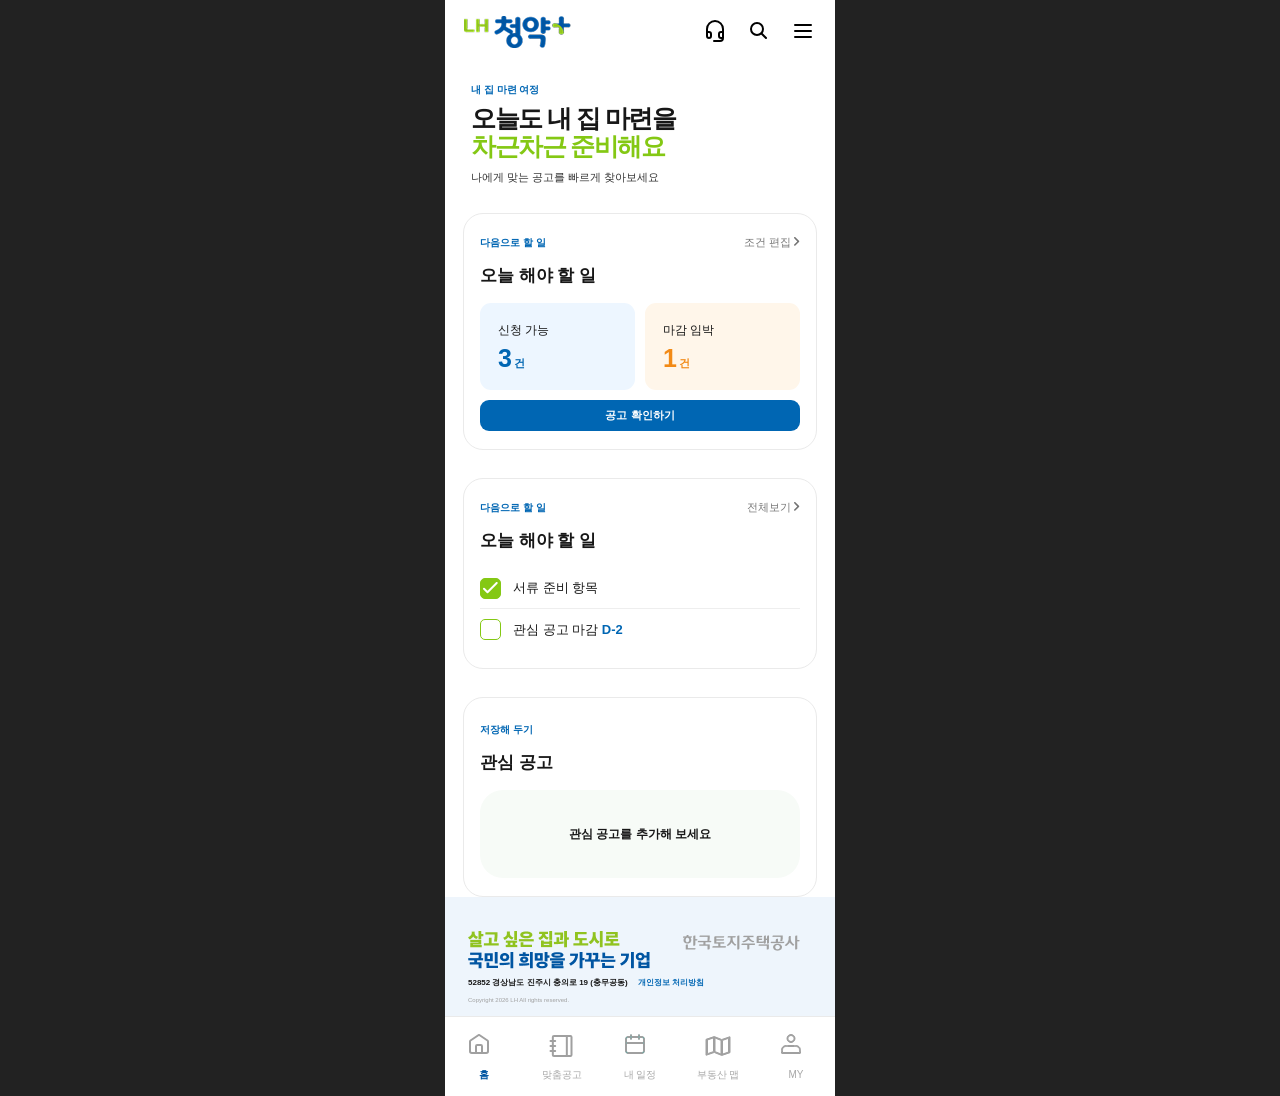
<file: index.html>
<!DOCTYPE html>
<html lang="ko">
<head>
    <meta charset="UTF-8">
    <meta name="viewport" content="width=device-width, initial-scale=1.0">
    <title>LH 청약+ - 홈</title>
    <link rel="stylesheet" href="./css/common.css">
    <link rel="stylesheet" href="./css/header.css">
    <link rel="stylesheet" href="./css/footer.css">
    <link rel="stylesheet" href="./css/style.css">
</head>
<body>
<div class="mobile-app">
    <div id="header">
        
<header class="app-header">
    <a href="index.html" class="header-home-link" aria-label="홈으로 이동">
        <!-- 로고 이미지 자리 -->
        <span class="media-slot logo-slot"></span>
    </a>
    <div class="header-icons">
        <button type="button" class="header-icon-button" aria-label="상담">
            <!-- 상담 아이콘 이미지 자리 -->
            <span class="media-slot icon-slot"></span>
        </button>
        <button type="button" class="header-icon-button" aria-label="검색">
            <!-- 검색 아이콘 이미지 자리 -->
            <span class="media-slot icon-slot"></span>
        </button>
        <button type="button" class="header-icon-button" id="quick-menu-open" aria-label="메뉴 열기">
            <!-- 햄버거 메뉴 이미지 자리 -->
            <span class="media-slot icon-slot"></span>
        </button>
    </div>
</header>
    </div>

    <main class="page-main home-content">
        <section class="home-hero">
            <span class="eyebrow">내 집 마련 여정</span>
            <h1>오늘도 내 집 마련을<br><span>차근차근 준비해요</span></h1>
            <p>나에게 맞는 공고를 빠르게 찾아보세요</p>
        </section>

        <section class="card home-card">
            <div class="home-card-head">
                <span class="eyebrow">다음으로 할 일</span>
                <a href="custom-conditions.html">조건 편집 <img src="./images/icon/arrow-gray-right.svg" alt=""></a>
            </div>
            <h2>오늘 해야 할 일</h2>
            <div class="home-stats">
                <div class="home-stat">
                    <span class="label">신청 가능</span>
                    <strong>3<small>건</small></strong>
                </div>
                <div class="home-stat orange">
                    <span class="label">마감 임박</span>
                    <strong>1<small>건</small></strong>
                </div>
            </div>
            <a href="custom-list.html" class="primary-button">공고 확인하기</a>
        </section>

        <section class="card home-card">
            <div class="home-card-head">
                <span class="eyebrow">다음으로 할 일</span>
                <a href="schedule.html">전체보기 <img src="./images/icon/arrow-gray-right.svg" alt=""></a>
            </div>
            <h2>오늘 해야 할 일</h2>
            <div class="todo-list">
                <div class="todo-row">
                    <!-- 체크 아이콘 변경 필요 -->
                    <button type="button" class="check-button checked"><img src="./images/icon/check.svg" alt=""></button>
                    <span>서류 준비 항목</span>
                </div>
                <div class="todo-row">
                    <button type="button" class="check-button"><img src="./images/icon/check.svg" alt=""></button>
                    <span>관심 공고 마감 <strong style="color:#0066B3;">D-2</strong></span>
                </div>
            </div>
        </section>

        <section class="card home-card">
            <span class="eyebrow">저장해 두기</span>
            <h2>관심 공고</h2>
            <div class="interest-empty">관심 공고를 추가해 보세요</div>
        </section>
    </main>

    <div id="footer"></div>

    <div class="modal-overlay" id="quick-menu">
        <div class="bottom-sheet">
            <div class="drag-handle"></div>
            <div class="sheet-header">
                <div>
                    <span class="eyebrow">빠른 메뉴</span>
                    <h2>무엇을 도와드릴까요?</h2>
                </div>
                <button type="button" class="sheet-close" data-modal-close>×</button>
            </div>

            <div class="quick-grid">
                <a href="custom-conditions.html" class="quick-card">
                    <span class="media-slot quick-icon-slot"></span>
                    <strong>맞춤 조건 설정</strong>
                    <p>내 조건에 맞는 공고</p>
                </a>
                <a href="schedule.html" class="quick-card">
                    <span class="media-slot quick-icon-slot"></span>
                    <strong>청약 일정</strong>
                    <p>내 일정 한눈에 보기</p>
                </a>
                <a href="document-checklist.html" class="quick-card">
                    <span class="media-slot quick-icon-slot"></span>
                    <strong>청약 가이드</strong>
                    <p>처음이라면 읽어보세요</p>
                </a>
                <div class="quick-card">
                    <span class="media-slot quick-icon-slot"></span>
                    <strong>도움말</strong>
                    <p>궁금한 점을 찾아보기</p>
                </div>
            </div>
        </div>
    </div>
</div>

    <script src="./js/app.js"></script>
    <script src="./js/header.js"></script>
    <script src="./js/footer.js"></script>

</body>
</html>
</file>
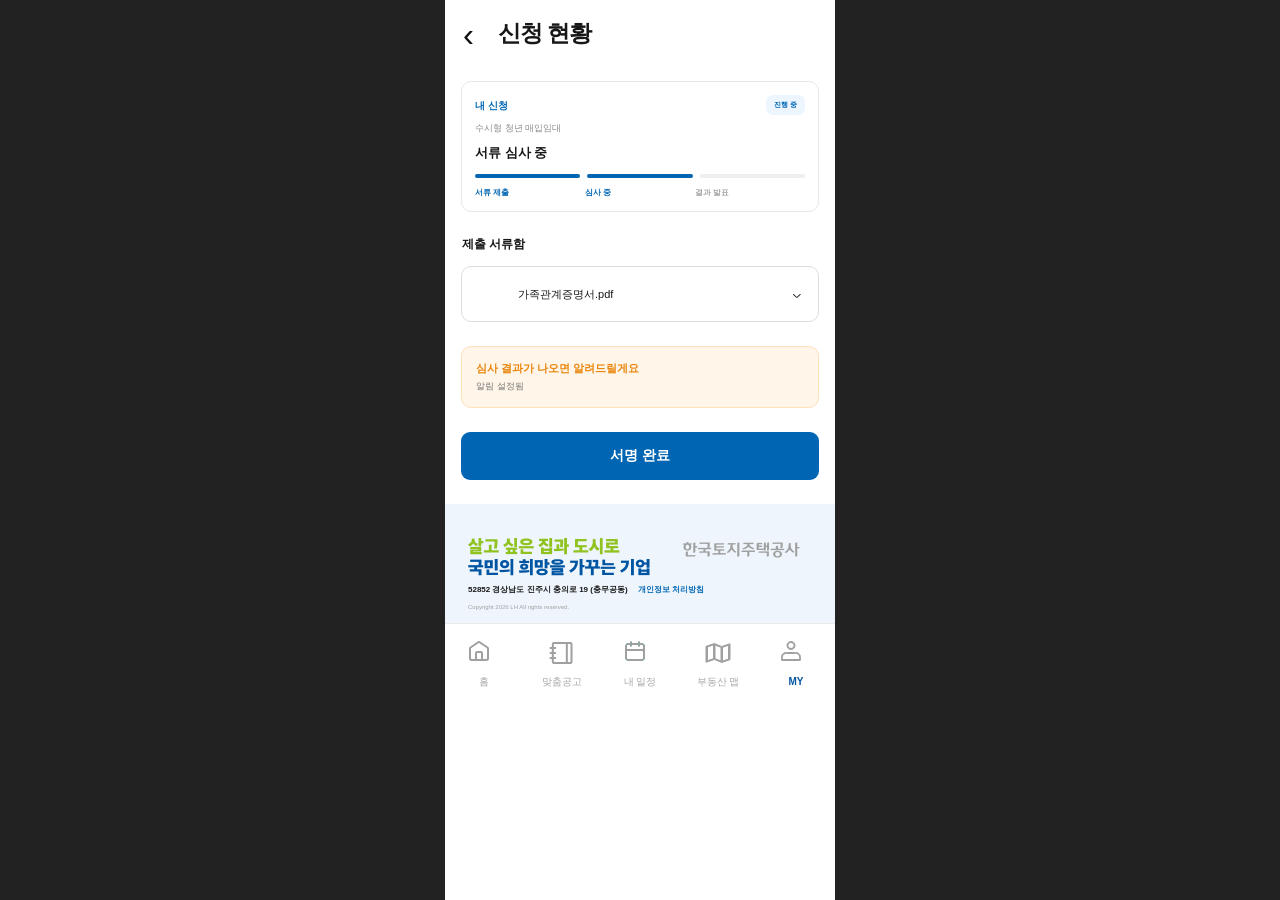
<file: application-status.html>
<!DOCTYPE html>
<html lang="ko">
<head>
    <meta charset="UTF-8">
    <meta name="viewport" content="width=device-width, initial-scale=1.0">
    <title>신청 현황</title>
    <link rel="stylesheet" href="./css/common.css">
    <link rel="stylesheet" href="./css/header.css">
    <link rel="stylesheet" href="./css/footer.css">
    <link rel="stylesheet" href="./css/style.css">
</head>
<body>
<div class="mobile-app">
    <header class="page-title-header">
        <a href="index.html" class="back-button">‹</a>
        <h1>신청 현황</h1>
    </header>

    <main>
        <section class="application-card">
            <span class="eyebrow">내 신청</span>
            <span class="status-badge" style="float:right;min-height:20px;font-size:7px;">진행 중</span>
            <p class="application-sub">수시형 청년 매입임대</p>
            <h2>서류 심사 중</h2>

            <div class="application-stepbar">
                <span class="done"></span>
                <span class="done"></span>
                <span></span>
            </div>

            <div class="application-stepnames">
                <span class="active">서류 제출</span>
                <span class="active">심사 중</span>
                <span>결과 발표</span>
            </div>
        </section>

        <h2 class="file-title">제출 서류함</h2>

        <div class="file-box">
            <span class="media-slot icon-slot"></span>
            가족관계증명서.pdf
            <span class="download"><img src="./images/icon/down-arrow.svg" alt=""></span>
        </div>

        <div class="application-alert">
            <strong>심사 결과가 나오면 알려드릴게요</strong>
            <small>알림 설정됨</small>
        </div>

        <div style="padding:0 16px 24px;">
            <a href="signature-request.html" class="primary-button">서명 완료</a>
        </div>
    </main>

    <div id="footer"></div>
</div>

    <script src="./js/app.js"></script>
    <script src="./js/header.js"></script>
    <script src="./js/footer.js"></script>

</body>
</html>
</file>
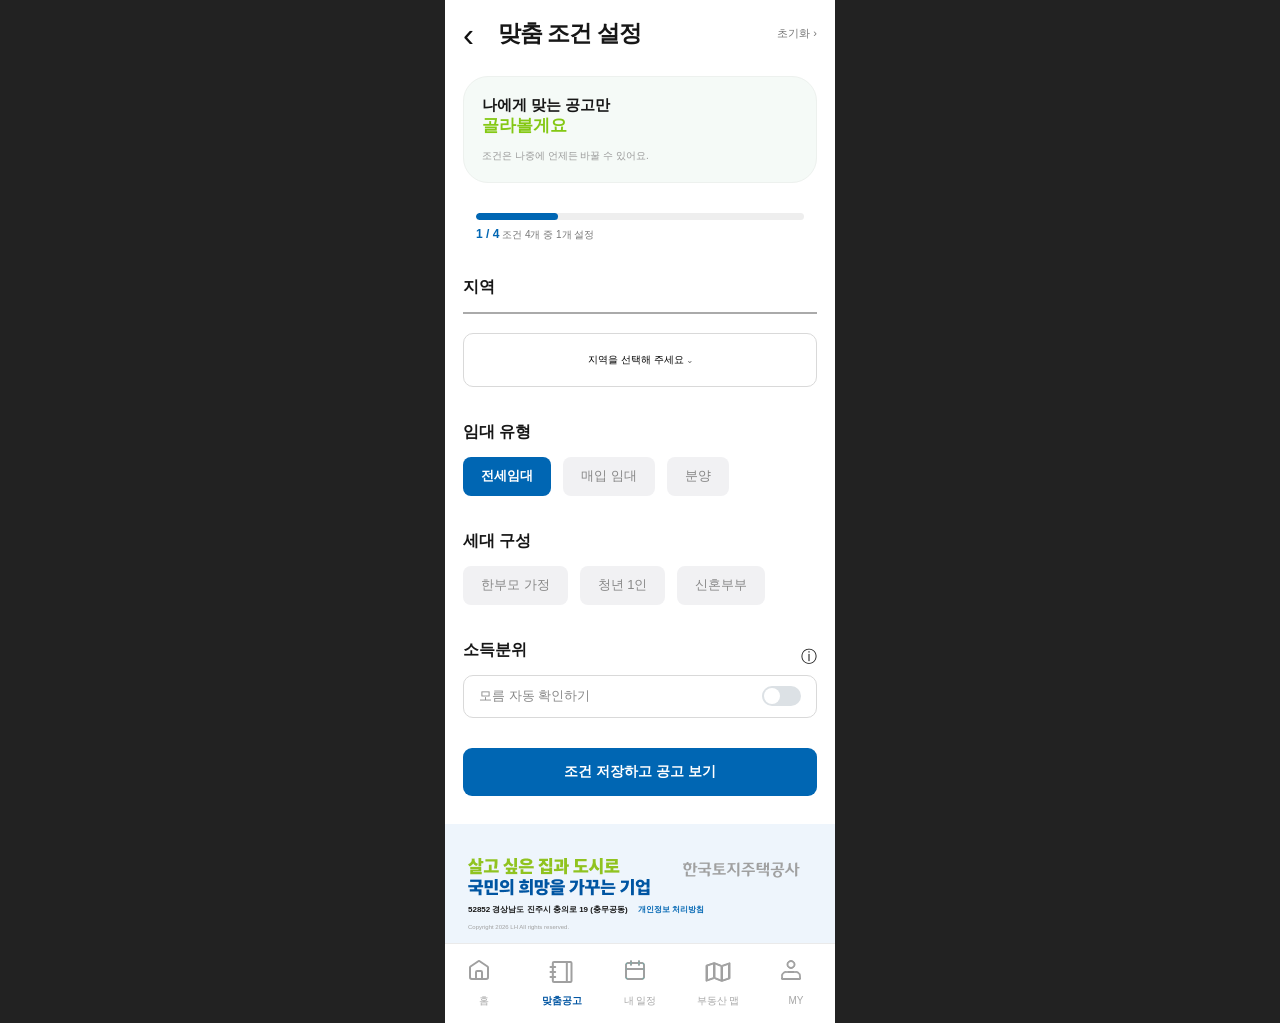
<file: custom-conditions.html>
<!DOCTYPE html>
<html lang="ko">
<head>
    <meta charset="UTF-8">
    <meta name="viewport" content="width=device-width, initial-scale=1.0">
    <title>맞춤 조건 설정</title>
    <link rel="stylesheet" href="./css/common.css">
    <link rel="stylesheet" href="./css/header.css">
    <link rel="stylesheet" href="./css/footer.css">
    <link rel="stylesheet" href="./css/style.css">
</head>
<body>
<div class="mobile-app">
    <header class="page-title-header">
        <a href="index.html" class="back-button">‹</a>
        <h1>맞춤 조건 설정</h1>
        <button type="button" class="header-side text-button" id="reset-button">초기화 ›</button>
    </header>

    <main class="conditions-content">
        <section class="conditions-intro">
            <p>나에게 맞는 공고만<br><strong>골라볼게요</strong></p>
            <small>조건은 나중에 언제든 바꿀 수 있어요.</small>
        </section>

        <div class="progress-wrap">
            <div class="progress-track">
                <div class="progress-fill" id="condition-progress-fill"></div>
            </div>
            <div class="progress-text">
                <strong id="progress-number">1 / 4</strong>
                <span id="progress-description">조건 4개 중 1개 설정</span>
            </div>
        </div>

        <section class="condition-section">
            <h2>지역</h2>
            <div class="condition-line"></div>
            <button type="button" class="region-select" id="region-select">
                <span id="selected-region">지역을 선택해 주세요</span>
                <span>⌄</span>
            </button>
        </section>

        <section class="condition-section">
            <h2>임대 유형</h2>
            <div class="chip-group" id="rent-type-group">
                <button type="button" class="chip active">전세임대</button>
                <button type="button" class="chip">매입 임대</button>
                <button type="button" class="chip">분양</button>
            </div>
        </section>

        <section class="condition-section">
            <h2>세대 구성</h2>
            <div class="chip-group" id="household-group">
                <button type="button" class="chip">한부모 가정</button>
                <button type="button" class="chip">청년 1인</button>
                <button type="button" class="chip">신혼부부</button>
            </div>
        </section>

        <section class="condition-section">
            <div class="income-title">
                <h2>소득분위</h2>
                <span>ⓘ</span>
            </div>
            <div class="income-row">
                <span>모름 자동 확인하기</span>
                <button type="button" class="toggle" id="income-toggle" aria-pressed="false"></button>
            </div>
        </section>

        <a href="custom-list.html" class="primary-button" style="margin-top:30px;">조건 저장하고 공고 보기</a>
    </main>

    <div id="footer"></div>

    <div class="modal-overlay" id="region-modal">
        <div class="bottom-sheet">
            <div class="drag-handle"></div>
            <div class="sheet-header">
                <div>
                    <span class="eyebrow">지역 선택</span>
                    <h2>어디의 공고를 볼까요?</h2>
                </div>
                <button type="button" class="sheet-close" data-modal-close>×</button>
            </div>

            <div class="region-list">
                <button type="button" class="region-option" data-region="전국"><span class="media-slot icon-slot"></span>전국</button>
                <button type="button" class="region-option" data-region="서울특별시"><span class="media-slot icon-slot"></span>서울특별시</button>
                <button type="button" class="region-option" data-region="경기도"><span class="media-slot icon-slot"></span>경기도</button>
                <button type="button" class="region-option" data-region="인천광역시"><span class="media-slot icon-slot"></span>인천광역시</button>
                <button type="button" class="region-option" data-region="부산광역시"><span class="media-slot icon-slot"></span>부산광역시</button>
            </div>
        </div>
    </div>
</div>

    <script src="./js/app.js"></script>
    <script src="./js/header.js"></script>
    <script src="./js/footer.js"></script>

</body>
</html>
</file>
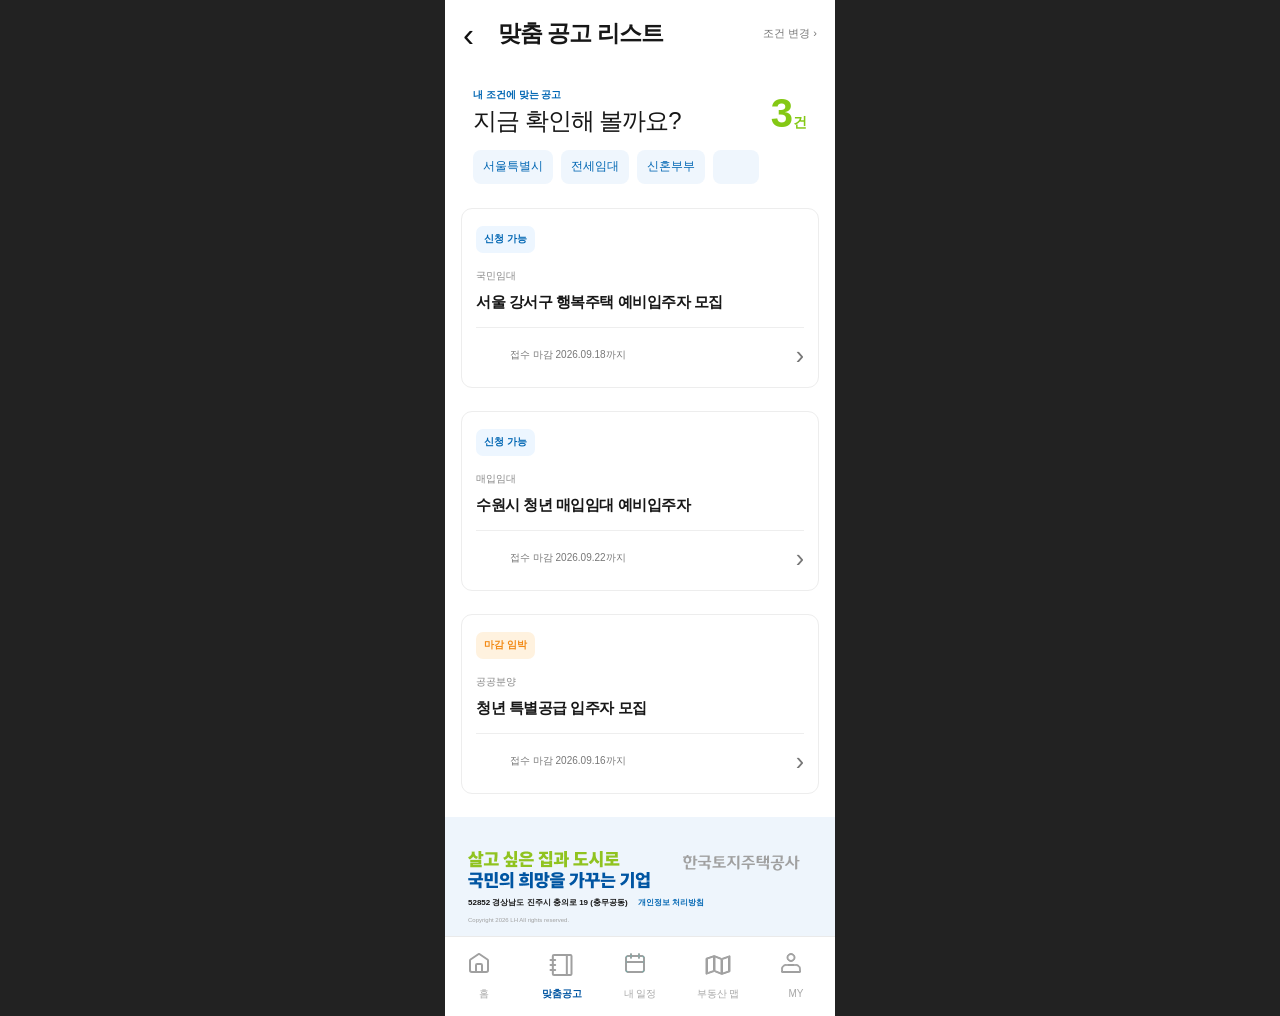
<file: custom-list.html>
<!DOCTYPE html>
<html lang="ko">
<head>
    <meta charset="UTF-8">
    <meta name="viewport" content="width=device-width, initial-scale=1.0">
    <title>맞춤 공고 리스트</title>
    <link rel="stylesheet" href="./css/common.css">
    <link rel="stylesheet" href="./css/header.css">
    <link rel="stylesheet" href="./css/footer.css">
    <link rel="stylesheet" href="./css/style.css">
</head>
<body>
<div class="mobile-app">
    <header class="page-title-header">
        <a href="index.html" class="back-button">‹</a>
        <h1>맞춤 공고 리스트</h1>
        <a href="custom-conditions.html" class="header-side">조건 변경 ›</a>
    </header>

    <section class="notice-list-top">
        <div class="notice-summary">
            <div>
                <span class="eyebrow">내 조건에 맞는 공고</span>
                <h2>지금 확인해 볼까요?</h2>
            </div>
            <div class="notice-count">3<small>건</small></div>
        </div>

        <div class="filter-row">
            <button class="filter-chip">서울특별시</button>
            <button class="filter-chip">전세임대</button>
            <button class="filter-chip">신혼부부</button>
            <button class="filter-chip"><span class="media-slot icon-slot"></span></button>
        </div>
    </section>

    <main class="notice-list">
        <a href="notice-detail.html">
            <article class="notice-card">
                <div class="notice-card-head">
                    <span class="status-badge">신청 가능</span>
                    <button type="button" class="bookmark-button" aria-pressed="false">
                        <span class="media-slot icon-slot"></span>
                    </button>
                </div>
                <p class="notice-type">국민임대</p>
                <h3>서울 강서구 행복주택 예비입주자 모집</h3>
                <div class="notice-card-footer">
                    <span class="media-slot icon-slot"></span>
                    접수 마감 2026.09.18까지
                    <span class="right-arrow">›</span>
                </div>
            </article>
        </a>

        <a href="notice-detail.html">
            <article class="notice-card">
                <div class="notice-card-head">
                    <span class="status-badge">신청 가능</span>
                    <button type="button" class="bookmark-button" aria-pressed="false">
                        <span class="media-slot icon-slot"></span>
                    </button>
                </div>
                <p class="notice-type">매입임대</p>
                <h3>수원시 청년 매입임대 예비입주자</h3>
                <div class="notice-card-footer">
                    <span class="media-slot icon-slot"></span>
                    접수 마감 2026.09.22까지
                    <span class="right-arrow">›</span>
                </div>
            </article>
        </a>

        <a href="notice-detail.html">
            <article class="notice-card">
                <div class="notice-card-head">
                    <span class="status-badge warning">마감 임박</span>
                    <button type="button" class="bookmark-button" aria-pressed="false">
                        <span class="media-slot icon-slot"></span>
                    </button>
                </div>
                <p class="notice-type">공공분양</p>
                <h3>청년 특별공급 입주자 모집</h3>
                <div class="notice-card-footer">
                    <span class="media-slot icon-slot"></span>
                    접수 마감 2026.09.16까지
                    <span class="right-arrow">›</span>
                </div>
            </article>
        </a>
    </main>

    <div id="footer"></div>
</div>

    <script src="./js/app.js"></script>
    <script src="./js/header.js"></script>
    <script src="./js/footer.js"></script>

</body>
</html>
</file>
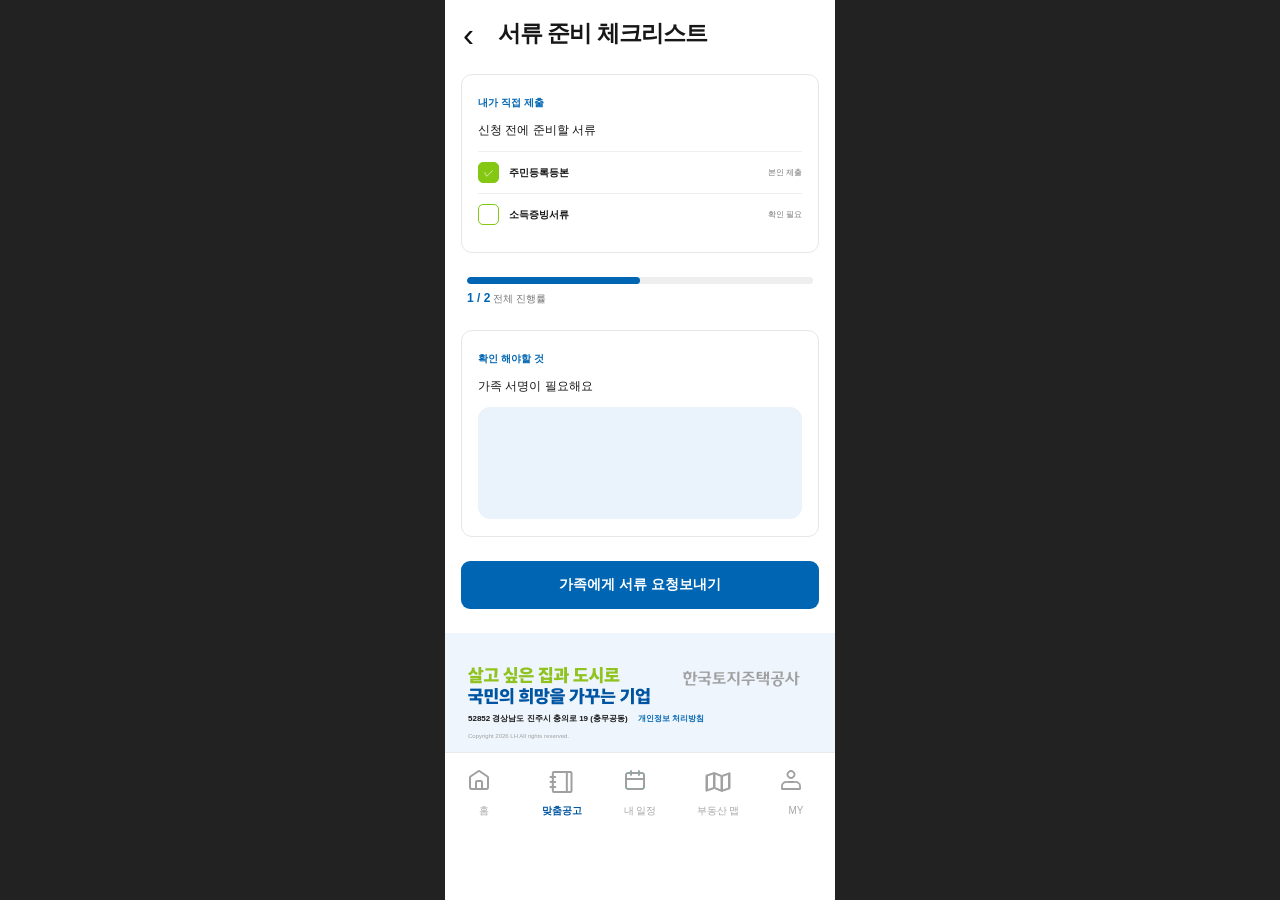
<file: document-checklist.html>
<!DOCTYPE html>
<html lang="ko">
<head>
    <meta charset="UTF-8">
    <meta name="viewport" content="width=device-width, initial-scale=1.0">
    <title>서류 준비 체크리스트</title>
    <link rel="stylesheet" href="./css/common.css">
    <link rel="stylesheet" href="./css/header.css">
    <link rel="stylesheet" href="./css/footer.css">
    <link rel="stylesheet" href="./css/style.css">
</head>
<body>
<div class="mobile-app">
    <header class="page-title-header">
        <a href="notice-detail.html" class="back-button">‹</a>
        <h1>서류 준비 체크리스트</h1>
    </header>

    <main class="document-content">
        <section class="document-card">
            <span class="eyebrow">내가 직접 제출</span>
            <h2>신청 전에 준비할 서류</h2>

            <div class="document-row">
                <button type="button" class="check-button document-check-button checked">✓</button>
                <strong>주민등록등본</strong>
                <span class="document-state">본인 제출</span>
            </div>

            <div class="document-row">
                <button type="button" class="check-button document-check-button"></button>
                <strong>소득증빙서류</strong>
                <span class="document-state">확인 필요</span>
            </div>
        </section>

        <div class="document-progress">
            <div class="progress-track">
                <div class="progress-fill" id="document-progress-fill"></div>
            </div>
            <div class="progress-text">
                <strong id="document-progress-text">1 / 2</strong> 전체 진행률
            </div>
        </div>

        <section class="document-card">
            <span class="eyebrow">확인 해야할 것</span>
            <h2>가족 서명이 필요해요</h2>
            <div class="media-slot document-slot"></div>
        </section>

        <button type="button" class="primary-button document-request-button" id="share-open">
            가족에게 서류 요청보내기
        </button>
    </main>

    <div id="footer"></div>

    <div class="modal-overlay" id="share-modal">
        <div class="bottom-sheet">
            <div class="drag-handle"></div>
            <div class="sheet-header">
                <div>
                    <span class="eyebrow">보내는 방법 선택하기</span>
                    <h2>가족에게 어떻게 보낼까요?</h2>
                    <p style="margin:6px 0 0;color:#777;font-size:10px;">앱 없이도 링크로 바로 서명할 수 있어요</p>
                </div>
                <button type="button" class="sheet-close" data-modal-close>×</button>
            </div>

            <div style="margin-top:21px;">
                <a href="signature-request.html" class="share-method"><span class="media-slot icon-slot"></span>카카오톡으로 보내기</a>
                <a href="signature-request.html" class="share-method"><span class="media-slot icon-slot"></span>문자로 보내기</a>
                <a href="signature-request.html" class="share-method"><span class="media-slot icon-slot"></span>링크 복사하기</a>
            </div>
        </div>
    </div>
</div>

    <script src="./js/app.js"></script>
    <script src="./js/header.js"></script>
    <script src="./js/footer.js"></script>

</body>
</html>
</file>
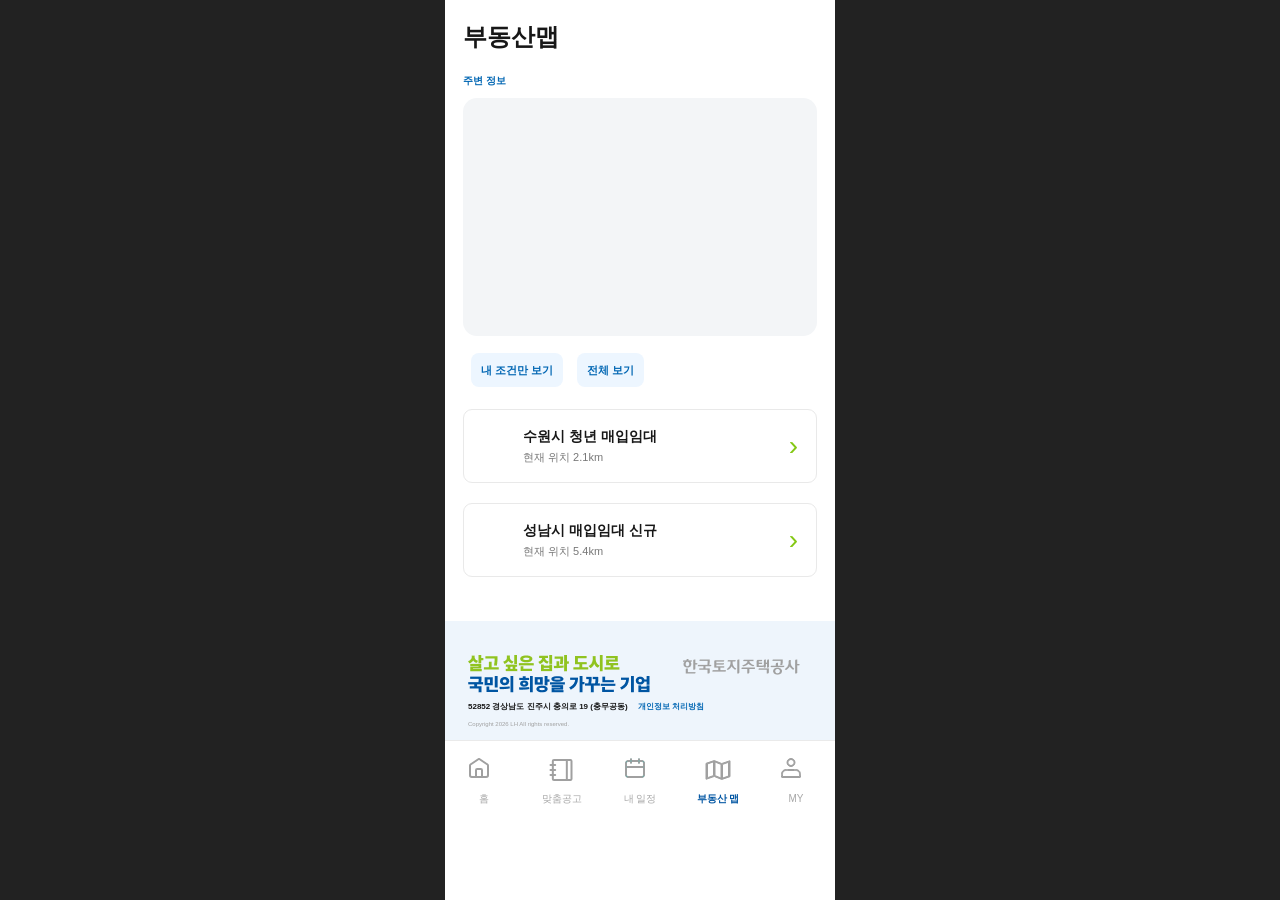
<file: estate-map.html>
<!DOCTYPE html>
<html lang="ko">
<head>
    <meta charset="UTF-8">
    <meta name="viewport" content="width=device-width, initial-scale=1.0">
    <title>부동산맵</title>
    <link rel="stylesheet" href="./css/common.css">
    <link rel="stylesheet" href="./css/header.css">
    <link rel="stylesheet" href="./css/footer.css">
    <link rel="stylesheet" href="./css/style.css">
</head>
<body>
<div class="mobile-app">
    <main class="map-content">
        <h1>부동산맵</h1>
        <span class="eyebrow">주변 정보</span>

        <div class="media-slot map-slot map-placeholder"></div>

        <div class="map-filter-row">
            <button type="button">내 조건만 보기</button>
            <button type="button">전체 보기</button>
        </div>

        <article class="map-card">
            <span class="media-slot icon-slot"></span>
            <div>
                <strong>수원시 청년 매입임대</strong>
                <p>현재 위치 2.1km</p>
            </div>
            <span class="arrow">›</span>
        </article>

        <article class="map-card">
            <span class="media-slot icon-slot"></span>
            <div>
                <strong>성남시 매입임대 신규</strong>
                <p>현재 위치 5.4km</p>
            </div>
            <span class="arrow">›</span>
        </article>
    </main>

    <div id="footer"></div>
</div>

    <script src="./js/app.js"></script>
    <script src="./js/header.js"></script>
    <script src="./js/footer.js"></script>

</body>
</html>
</file>
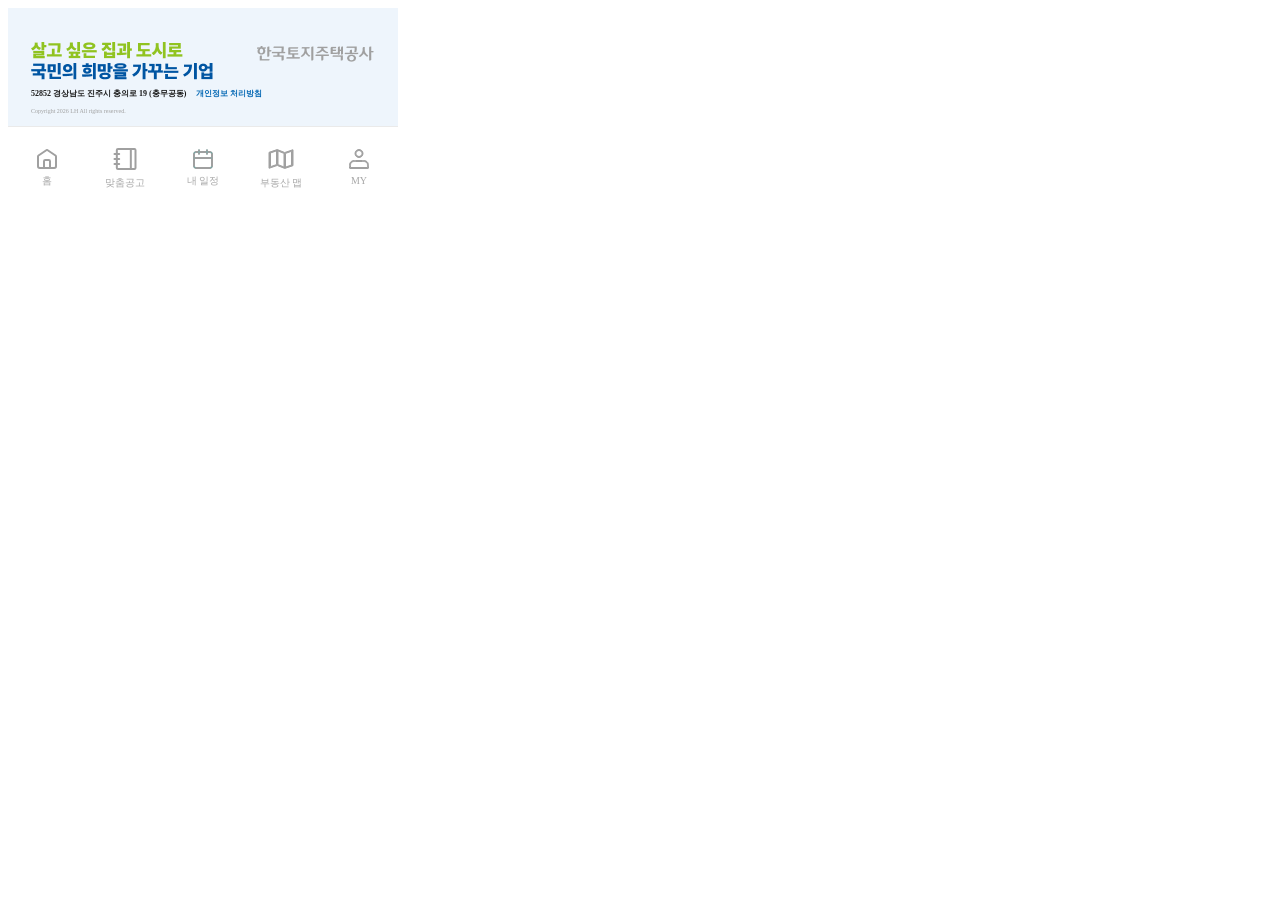
<file: footer.html>
<!DOCTYPE html>
<html lang="ko">
<head>
    <meta charset="UTF-8">
    <meta name="viewport" content="width=device-width, initial-scale=1.0">
    <title>Document</title>
    <link rel="stylesheet" href="./css/footer.css" class="">
</head>
<body>
    
<footer class="app-footer">
    <div class="footer-info">
        <div class="footer-slogan-placeholder">
            <img src="./images/footer-icon/살고 싶은 집과 도시로 국민의 희망을 가꾸는 기업.png" alt="">
            <span class="media-slot footer-slogan-slot"></span>
        </div>
        <div class="footer-logo-placeholder">
            <img src="./images/footer-icon/한국토지주택공사.png" alt="">
            <span class="media-slot footer-logo-slot"></span>
        </div>
        <div class="footer-links">
            <span class="address">52852 경상남도 진주시 충의로 19 (충무공동)</span>
            <a href="#">개인정보 처리방침</a>
        </div>
        <p class="copyright">Copyright 2026 LH All rights reserved.</p>
    </div>
    <nav class="bottom-nav">
        <a href="index.html" class="nav-item" data-page="index">
            <span class="media-slot nav-slot">
                <img src="./images/footer-icon/home.svg" alt="">
            </span>
            <span>홈</span>
        </a>
        <a href="custom-list.html" class="nav-item" data-page="custom-list">
            <span class="media-slot nav-slot">
                <img src="./images/footer-icon/note.svg" alt="">
            </span>
            <span>맞춤공고</span>
        </a>
        <a href="schedule.html" class="nav-item" data-page="schedule">
            <span class="media-slot nav-slot">
                <img src="./images/footer-icon/calinder.svg" alt="">
            </span>
            <span>내 일정</span>
        </a>
        <a href="estate-map.html" class="nav-item" data-page="estate-map">
            <span class="media-slot nav-slot">
                <img src="./images/footer-icon/map.svg" alt="">
            </span>
            <span>부동산 맵</span>
        </a>
        <a href="application-status.html" class="nav-item" data-page="application-status">
            <span class="media-slot nav-slot">
                <img src="./images/footer-icon/people.svg" alt="">
            </span>
            <span>MY</span>
        </a>
    </nav>
</footer>

</body>
</html>
</file>
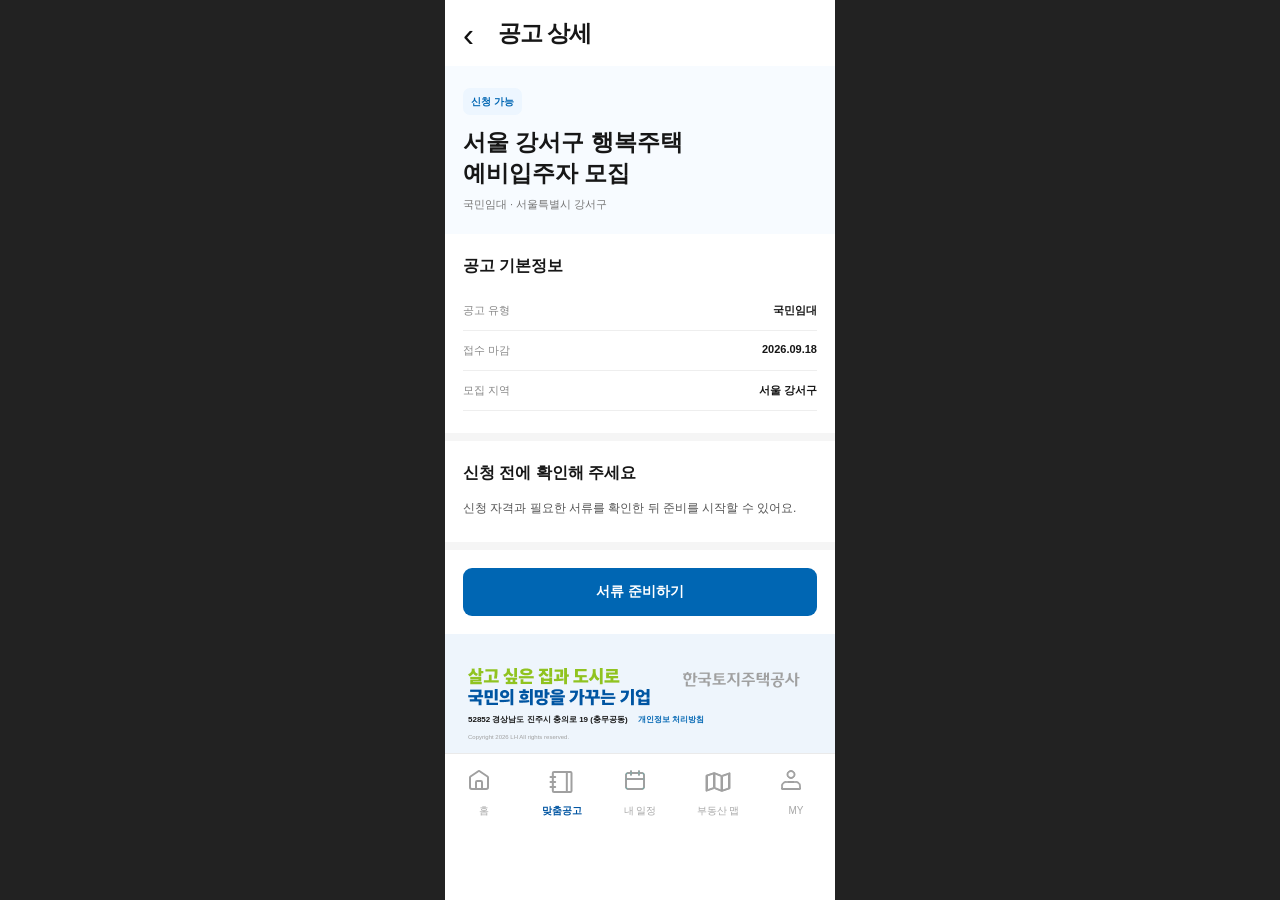
<file: notice-detail.html>
<!DOCTYPE html>
<html lang="ko">
<head>
    <meta charset="UTF-8">
    <meta name="viewport" content="width=device-width, initial-scale=1.0">
    <title>공고 상세</title>
    <link rel="stylesheet" href="./css/common.css">
    <link rel="stylesheet" href="./css/header.css">
    <link rel="stylesheet" href="./css/footer.css">
    <link rel="stylesheet" href="./css/style.css">
</head>
<body>
<div class="mobile-app">
    <header class="page-title-header">
        <a href="custom-list.html" class="back-button">‹</a>
        <h1>공고 상세</h1>
        <button type="button" class="bookmark-button header-side" aria-pressed="false">
            <span class="media-slot icon-slot"></span>
        </button>
    </header>

    <main>
        <section class="detail-hero">
            <span class="status-badge">신청 가능</span>
            <h1>서울 강서구 행복주택<br>예비입주자 모집</h1>
            <p>국민임대 · 서울특별시 강서구</p>
        </section>

        <section class="detail-section">
            <h2>공고 기본정보</h2>
            <div class="info-row"><span>공고 유형</span><strong>국민임대</strong></div>
            <div class="info-row"><span>접수 마감</span><strong>2026.09.18</strong></div>
            <div class="info-row"><span>모집 지역</span><strong>서울 강서구</strong></div>
        </section>

        <section class="detail-section">
            <h2>신청 전에 확인해 주세요</h2>
            <p style="margin:0;color:#555;font-size:12px;line-height:1.8;">
                신청 자격과 필요한 서류를 확인한 뒤 준비를 시작할 수 있어요.
            </p>
        </section>

        <div style="padding:18px;">
            <a href="document-checklist.html" class="primary-button">서류 준비하기</a>
        </div>
    </main>

    <div id="footer"></div>
</div>

    <script src="./js/app.js"></script>
    <script src="./js/header.js"></script>
    <script src="./js/footer.js"></script>

</body>
</html>
</file>
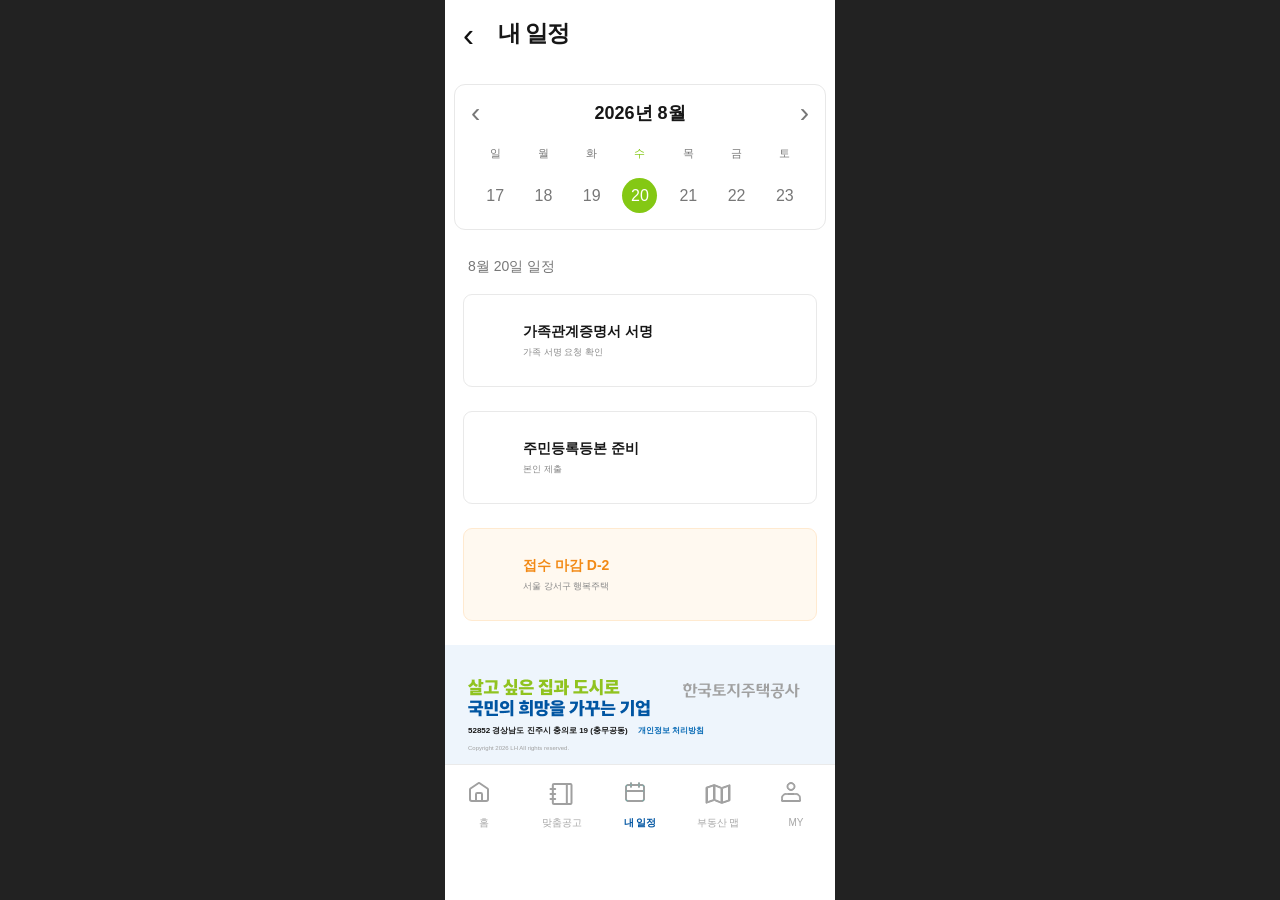
<file: schedule.html>
<!DOCTYPE html>
<html lang="ko">
<head>
    <meta charset="UTF-8">
    <meta name="viewport" content="width=device-width, initial-scale=1.0">
    <title>내 일정</title>
    <link rel="stylesheet" href="./css/common.css">
    <link rel="stylesheet" href="./css/header.css">
    <link rel="stylesheet" href="./css/footer.css">
    <link rel="stylesheet" href="./css/style.css">
</head>
<body>
<div class="mobile-app">
    <header class="page-title-header">
        <a href="index.html" class="back-button">‹</a>
        <h1>내 일정</h1>
    </header>

    <main>
        <section class="calendar-box">
            <div class="calendar-title">2026년 8월</div>

            <div class="calendar-control">
                <button class="text-button">‹</button>
                <button class="text-button">›</button>
            </div>

            <div class="calendar-week">
                <span>일</span><span>월</span><span>화</span><span style="color:#84C814;">수</span><span>목</span><span>금</span><span>토</span>
            </div>

            <div class="calendar-days">
                <span>17</span><span>18</span><span>19</span><span class="calendar-today">20</span><span>21</span><span>22</span><span>23</span>
            </div>
        </section>

        <p class="schedule-date">8월 20일 일정</p>

        <article class="schedule-card">
            <span class="media-slot icon-slot"></span>
            <div>
                <strong>가족관계증명서 서명</strong>
                <p>가족 서명 요청 확인</p>
            </div>
        </article>

        <article class="schedule-card">
            <span class="media-slot icon-slot"></span>
            <div>
                <strong>주민등록등본 준비</strong>
                <p>본인 제출</p>
            </div>
        </article>

        <article class="schedule-card warning">
            <span class="media-slot icon-slot"></span>
            <div>
                <strong style="color:#F28A16;">접수 마감 D-2</strong>
                <p>서울 강서구 행복주택</p>
            </div>
        </article>
    </main>

    <div id="footer"></div>
</div>

    <script src="./js/app.js"></script>
    <script src="./js/header.js"></script>
    <script src="./js/footer.js"></script>

</body>
</html>
</file>
<file: css/common.css>
:root {
    --app-width: 390px;
    --header-height: 64px;
    --bottom-nav-height: 80px;
    --primary-blue: #0066B3;
    --primary-blue-dark: #0055A2;
    --point-green: #84C814;
    --orange: #F28A16;
    --text-main: #171717;
    --text-sub: #777777;
    --text-light: #A0A0A0;
    --line: #EAEAEA;
    --soft-blue: #EEF5FC;
    --soft-green: #F5FAF7;
    --soft-orange: #FFF6EA;
    --white: #FFFFFF;
}
* { box-sizing: border-box; }
html, body { margin: 0; padding: 0; min-height: 100%; }
body {
    background: #222;
    color: var(--text-main);
    font-family: -apple-system, BlinkMacSystemFont, "Apple SD Gothic Neo", "Noto Sans KR", "Segoe UI", sans-serif;
}
button, input, select, textarea { font: inherit; }
button, a { -webkit-tap-highlight-color: transparent; }
button { cursor: pointer; }
a { color: inherit; text-decoration: none; }
.mobile-app {
    position: relative;
    width: 390px;
    min-height: 100vh;
    margin: 0 auto;
    background: var(--white);
    overflow-x: hidden;
}
.media-slot { display: block; background: transparent; }
.logo-slot { width: 112px; height: 34px; }
.icon-slot { width: 26px; height: 26px; }
.nav-slot { width: 31px; height: 31px; }
.footer-slogan-slot { width: 172px; height: 42px; }
.footer-logo-slot { width: 128px; height: 28px; }
.map-slot { width: 100%; height: 238px; border-radius: 14px; background: #F3F5F7; }
.document-slot { width: 100%; height: 112px; border-radius: 12px; background: #EAF3FB; }
.quick-icon-slot { width: 24px; height: 24px; }
.page-main { padding-bottom: 24px; }
.page-title-header {
    width: 100%;
    min-height: 66px;
    padding: 0 18px;
    display: flex;
    align-items: center;
    gap: 13px;
    background: #fff;
}
.back-button {
    width: 22px;
    height: 30px;
    border: 0;
    background: transparent;
    padding: 0;
    font-size: 33px;
    font-weight: 300;
    line-height: 1;
    color: #111;
}
.page-title-header h1 {
    margin: 0;
    font-size: 23px;
    font-weight: 800;
    letter-spacing: -1px;
}
.page-title-header .header-side {
    margin-left: auto;
    color: #777;
    font-size: 11px;
    white-space: nowrap;
}
.eyebrow { color: var(--primary-blue); font-size: 10px; font-weight: 800; }
.primary-button {
    width: 100%;
    height: 48px;
    border: 0;
    border-radius: 9px;
    background: var(--primary-blue);
    color: #fff;
    font-size: 14px;
    font-weight: 800;
    display:flex;
    align-items:center;
    justify-content:center;
}
.text-button { border: 0; background: transparent; padding: 0; color: #777; }
.card { border: 1px solid var(--line); border-radius: 20px; background: #fff; }
.modal-overlay {
    position: fixed;
    left: 50%;
    top: 0;
    transform: translateX(-50%);
    width: 390px;
    height: 100vh;
    display: none;
    align-items: flex-end;
    background: rgba(0,0,0,.38);
    z-index: 9999;
}
.modal-overlay.show { display: flex; }
.bottom-sheet {
    width: 100%;
    background: #fff;
    border-radius: 25px 25px 0 0;
    padding: 14px 24px 28px;
    animation: sheet-up .22s ease-out;
}
@keyframes sheet-up { from { transform: translateY(100%); } to { transform: translateY(0); } }
.drag-handle {
    width: 46px;
    height: 4px;
    margin: 0 auto 25px;
    border-radius: 10px;
    background: #DCE3E3;
}
.sheet-header { display:flex; align-items:flex-start; justify-content:space-between; gap:16px; }
.sheet-header h2 { margin:7px 0 0; font-size:20px; line-height:1.35; letter-spacing:-.8px; }
.sheet-close {
    width:30px; height:30px; padding:0; border:0; background:transparent;
    font-size:30px; font-weight:200; line-height:1;
}
@media (max-width:390px) {
    body { background:#fff; }
    .mobile-app, .modal-overlay { width:100%; }
}
</file>
<file: css/header.css>
.app-header {
    width: 390px;
    height: 64px;
    padding: 0 19px;
    display: flex;
    align-items: center;
    justify-content: space-between;
    background: #fff;
}
.header-home-link { display:flex; align-items:center; }
.header-icons { display:flex; align-items:center; gap:18px; }
.header-icon-button {
    width:26px; height:26px; padding:0; border:0; background:transparent;
}
@media (max-width:390px) { .app-header { width:100%; } }
</file>
<file: css/footer.css>
.app-footer {
    width:390px; height:199px; margin:0; padding:0;
    background:#fff; position:relative; overflow:hidden;
}
.footer-info {
    position:relative; width:390px; height:119px; background:#EEF5FC;
}
.footer-slogan-placeholder { position:absolute; left:23px; top:34px; }
.footer-logo-placeholder { position:absolute; right:24px; top:38px; }
.footer-links {
    position:absolute; left:23px; bottom:29px;
    display:flex; align-items:center; gap:10px; white-space:nowrap;
}
.footer-links .address { color:#171717; font-size:8px; font-weight:600; line-height:1; }
.footer-links a { color:#0066B3; font-size:8px; font-weight:700; line-height:1; text-decoration:none; }
.copyright {
    position:absolute; left:23px; bottom:13px; margin:0;
    color:#A0A0A0; font-size:6px; font-weight:400; line-height:1;
}
.bottom-nav {
    position:absolute; left:0; bottom:0; width:390px; height:80px;
    display:flex; align-items:center; justify-content:space-around;
    padding:0; background:#fff; border-top:1px solid #EAEAEA;
}
.nav-item {
    width:20%; height:80px; display:flex; flex-direction:column;
    align-items:center; justify-content:center; gap:5px;
    color:#A7A7A7; text-decoration:none;
}
.nav-item span { display:block; color:#A7A7A7; font-size:10px; font-weight:500; line-height:1; }
.nav-item.active span { color:#0055A2; font-weight:700; }
@media (max-width:390px) {
    .app-footer,.footer-info,.bottom-nav { width:100%; }
}
</file>
<file: css/style.css>
.home-content { padding:8px 18px 0; }
.home-hero { padding:7px 8px 0; }
.home-hero h1 { margin:7px 0 10px; font-size:25px; line-height:1.12; letter-spacing:-1.5px; font-weight:900; }
.home-hero h1 span { color:var(--point-green); }
.home-hero p { margin:0; color:#333; font-size:11px; }
.home-card { margin-top:28px; padding:21px 16px 18px; }
.home-card-head { display:flex; align-items:center; justify-content:space-between; }
.home-card-head a { color:#777; font-size:11px; }
.home-card h2 { margin:14px 0 16px; font-size:17px; font-weight:800; }
.home-stats { display:grid; grid-template-columns:1fr 1fr; gap:10px; }
.home-stat { min-height:84px; padding:17px 18px; border-radius:11px; background:#EDF6FF; }
.home-stat.orange { background:#FFF6EA; }
.home-stat .label { font-size:12px; }
.home-stat strong { display:block; margin-top:5px; color:var(--primary-blue); font-size:25px; }
.home-stat.orange strong { color:var(--orange); }
.home-stat small { margin-left:2px; font-size:11px; }
.home-card .primary-button { height:31px; margin-top:10px; font-size:11px; }
.todo-list { margin-top:2px; }
.todo-row { min-height:41px; display:flex; align-items:center; gap:12px; border-bottom:1px solid #EEE; font-size:13px; }
.todo-row:last-child { border-bottom:0; }
.check-button {
    width:21px; height:21px; border:1px solid var(--point-green); border-radius:5px;
    background:#fff; color:#fff; padding:0; display:grid; place-items:center;
}
.check-button.checked { background:var(--point-green); }
.interest-empty {
    height:88px; margin-top:13px; border-radius:23px; background:#F7FBF7;
    display:grid; place-items:center; font-size:12px; font-weight:700;
}
.quick-grid { display:grid; grid-template-columns:1fr 1fr; gap:10px; margin-top:23px; }
.quick-card { height:100px; padding:14px 12px; border:1px solid #DDD; border-radius:19px; }
.quick-card strong { display:block; margin-top:10px; font-size:13px; }
.quick-card p { margin:5px 0 0; color:#777; font-size:9px; }

.conditions-content { padding:10px 18px 28px; }
.conditions-intro { min-height:107px; padding:18px; border:1px solid #EDF1EE; border-radius:25px; background:#F5FAF7; }
.conditions-intro p { margin:0; font-size:15px; font-weight:700; line-height:1.35; }
.conditions-intro strong { color:var(--point-green); font-size:17px; }
.conditions-intro small { display:block; margin-top:11px; color:#999; font-size:10px; }
.progress-wrap { margin:30px 13px 0; }
.progress-track { width:100%; height:7px; border-radius:10px; overflow:hidden; background:#EEE; }
.progress-fill { width:25%; height:100%; border-radius:10px; background:var(--primary-blue); transition:width .2s ease; }
.progress-text { margin-top:7px; color:#777; font-size:10px; }
.progress-text strong { color:var(--primary-blue); font-size:12px; }
.condition-section { margin-top:35px; }
.condition-section h2 { margin:0 0 14px; font-size:16px; }
.condition-line { height:1.5px; margin-bottom:19px; background:#AAA; }
.region-select { width:100%; height:54px; border:1px solid #D9D9D9; border-radius:10px; background:#fff; font-size:10px; }
.chip-group { display:flex; flex-wrap:wrap; gap:12px; }
.chip { min-height:39px; padding:0 18px; border:0; border-radius:8px; background:#F1F1F3; color:#888; font-size:13px; }
.chip.active { background:var(--primary-blue); color:#FFF; font-weight:700; }
.income-title { display:flex; align-items:center; justify-content:space-between; }
.income-row {
    height:43px; padding:0 15px; display:flex; align-items:center; justify-content:space-between;
    border:1px solid #D9D9D9; border-radius:10px; color:#888; font-size:13px;
}
.toggle { position:relative; width:39px; height:20px; padding:0; border:0; border-radius:20px; background:#DCE1E5; }
.toggle::before {
    content:""; position:absolute; top:2px; left:2px; width:16px; height:16px;
    border-radius:50%; background:#FFF; transition:left .2s ease;
}
.toggle.active { background:var(--primary-blue); }
.toggle.active::before { left:21px; }
.region-list { margin-top:18px; }
.region-option {
    width:100%; height:49px; display:flex; align-items:center; gap:12px;
    border:0; background:transparent; text-align:left; font-size:14px;
}

.notice-list-top { padding:18px 28px 0; }
.notice-summary { display:flex; align-items:flex-end; justify-content:space-between; }
.notice-summary h2 { margin:5px 0 0; font-size:24px; font-weight:500; line-height:1.2; letter-spacing:-1px; }
.notice-count { color:var(--point-green); font-size:40px; font-weight:900; }
.notice-count small { font-size:14px; }
.filter-row { display:flex; gap:8px; margin-top:14px; margin-bottom:24px; }
.filter-chip {
    min-height:34px; padding:0 10px; border:0; border-radius:8px;
    background:#EFF6FD; color:var(--primary-blue); font-size:12px;
}
.notice-list { padding:0 16px; }
.notice-card { margin-bottom:23px; padding:17px 14px; border:1px solid #EDEDED; border-radius:11px; }
.notice-card-head { display:flex; align-items:center; justify-content:space-between; }
.status-badge {
    display:inline-flex; min-height:27px; align-items:center; padding:0 8px;
    border-radius:7px; background:#EDF6FF; color:var(--primary-blue); font-size:10px; font-weight:800;
}
.status-badge.warning { background:#FFF2DF; color:var(--orange); }
.bookmark-button { width:26px; height:26px; border:0; background:transparent; padding:0; }
.bookmark-button.active { outline:2px solid var(--primary-blue); border-radius:6px; }
.notice-type { margin-top:16px; color:#888; font-size:10px; }
.notice-card h3 { margin:8px 0 15px; font-size:15px; letter-spacing:-.5px; }
.notice-card-footer {
    padding-top:13px; display:flex; align-items:center; gap:8px;
    border-top:1px solid #EEE; color:#777; font-size:10px;
}
.notice-card-footer .right-arrow { margin-left:auto; font-size:25px; }

.detail-hero { padding:22px 18px; background:#F7FBFF; }
.detail-hero h1 { margin:12px 0 8px; font-size:23px; line-height:1.35; }
.detail-hero p { margin:0; color:#777; font-size:11px; }
.detail-section { padding:22px 18px; border-bottom:8px solid #F5F5F5; }
.detail-section h2 { margin:0 0 14px; font-size:16px; }
.info-row { padding:12px 0; display:flex; justify-content:space-between; border-bottom:1px solid #EEE; font-size:11px; }
.info-row span:first-child { color:#888; }

.document-content { padding:8px 16px 24px; }
.document-card { padding:17px 16px; border:1px solid #E7E7E7; border-radius:11px; }
.document-card + .document-card { margin-top:24px; }
.document-card h2 { margin:12px 0; font-size:12px; font-weight:500; }
.document-row { min-height:42px; display:flex; align-items:center; gap:10px; border-top:1px solid #EEE; font-size:10px; }
.document-state { margin-left:auto; color:#777; font-size:8px; }
.document-progress { margin:24px 6px; }
.document-progress .progress-fill { width:50%; }
.document-request-button { margin-top:24px; }
.share-method { min-height:57px; display:flex; align-items:center; gap:14px; border-bottom:1px solid #EEE; font-size:14px; }
.share-method:last-child { border-bottom:0; }

.signature-content { padding:20px 17px 24px; }
.signature-pill {
    display:inline-flex; min-height:28px; align-items:center; padding:0 9px;
    border-radius:8px; background:#EDF6FF; color:var(--primary-blue); font-size:11px; font-weight:800;
}
.signature-content h1 { margin:12px 0 0; font-size:22px; }
.signature-content h2 { margin:0; color:var(--point-green); font-size:20px; }
.signature-content .sub { margin:4px 0 0; color:#777; font-size:10px; }
.signature-preview {
    margin:25px 4px; height:70px; border-radius:8px; background:#EAF3FB;
    display:grid; place-items:center; color:#777; font-size:17px; font-weight:700;
}
.signature-content h3 { margin:0 0 15px; font-size:14px; }
.signature-pad { position:relative; width:100%; height:180px; border-radius:8px; overflow:hidden; background:#EAF3FB; }
.signature-pad canvas { width:100%; height:100%; display:block; }
.signature-note { margin:10px 0 22px; color:#888; font-size:7px; }

.calendar-box { margin:18px 9px 28px; padding:16px; border:1px solid #E8E8E8; border-radius:11px; }
.calendar-title { text-align:center; font-size:18px; font-weight:700; }
.calendar-control { margin-top:-28px; display:flex; justify-content:space-between; color:#777; font-size:28px; }
.calendar-week,.calendar-days {
    margin-top:17px; display:grid; grid-template-columns:repeat(7,1fr); text-align:center; color:#777;
}
.calendar-week { font-size:11px; }
.calendar-days { align-items:center; font-size:16px; }
.calendar-today {
    width:35px; height:35px; margin:auto; border-radius:50%;
    background:var(--point-green); color:#FFF; display:grid; place-items:center;
}
.schedule-date { margin:0 23px 18px; color:#777; font-size:14px; }
.schedule-card {
    margin:0 18px 24px; padding:27px 18px; display:flex; align-items:center; gap:15px;
    border:1px solid #E9E9E9; border-radius:9px;
}
.schedule-card.warning { border-color:#FFEAD0; background:#FFF9F0; }
.schedule-card strong { font-size:14px; }
.schedule-card p { margin:5px 0 0; color:#888; font-size:9px; }

.application-card { margin:15px 16px 24px; padding:13px; border:1px solid #E8E8E8; border-radius:10px; }
.application-card h2 { margin:9px 0; font-size:13px; }
.application-sub { margin-top:9px; color:#888; font-size:9px; }
.application-stepbar { margin-top:12px; display:grid; grid-template-columns:repeat(3,1fr); gap:7px; }
.application-stepbar span { height:4px; border-radius:4px; background:#EEE; }
.application-stepbar span.done { background:var(--primary-blue); }
.application-stepnames { margin-top:9px; display:grid; grid-template-columns:repeat(3,1fr); color:#777; font-size:8px; }
.application-stepnames .active { color:var(--primary-blue); font-weight:700; }
.file-title { margin:0 17px 13px; font-size:12px; }
.file-box {
    margin:0 16px 24px; min-height:56px; padding:0 17px;
    display:flex; align-items:center; gap:13px; border:1px solid #DDD; border-radius:10px; font-size:11px;
}
.file-box .download { margin-left:auto; }
.application-alert {
    margin:0 16px 24px; padding:14px; border:1px solid #FFE0B8;
    border-radius:10px; background:#FFF5E8; color:#E9850B; font-size:11px;
}
.application-alert small { display:block; margin-top:4px; color:#777; }

.map-content { padding:21px 18px 24px; }
.map-content h1 { margin:0 0 17px; font-size:24px; }
.map-placeholder { margin-top:10px; }
.map-filter-row { display:flex; gap:14px; margin:17px 8px 22px; }
.map-filter-row button {
    min-height:34px; padding:0 10px; border:0; border-radius:8px;
    background:#EDF6FF; color:var(--primary-blue); font-size:11px; font-weight:700;
}
.map-card {
    margin-bottom:20px; padding:17px 18px; display:flex; align-items:center; gap:15px;
    border:1px solid #E9E9E9; border-radius:9px;
}
.map-card strong { font-size:14px; }
.map-card p { margin:4px 0 0; color:#777; font-size:11px; }
.map-card .arrow { margin-left:auto; color:var(--point-green); font-size:28px; }
</file>
